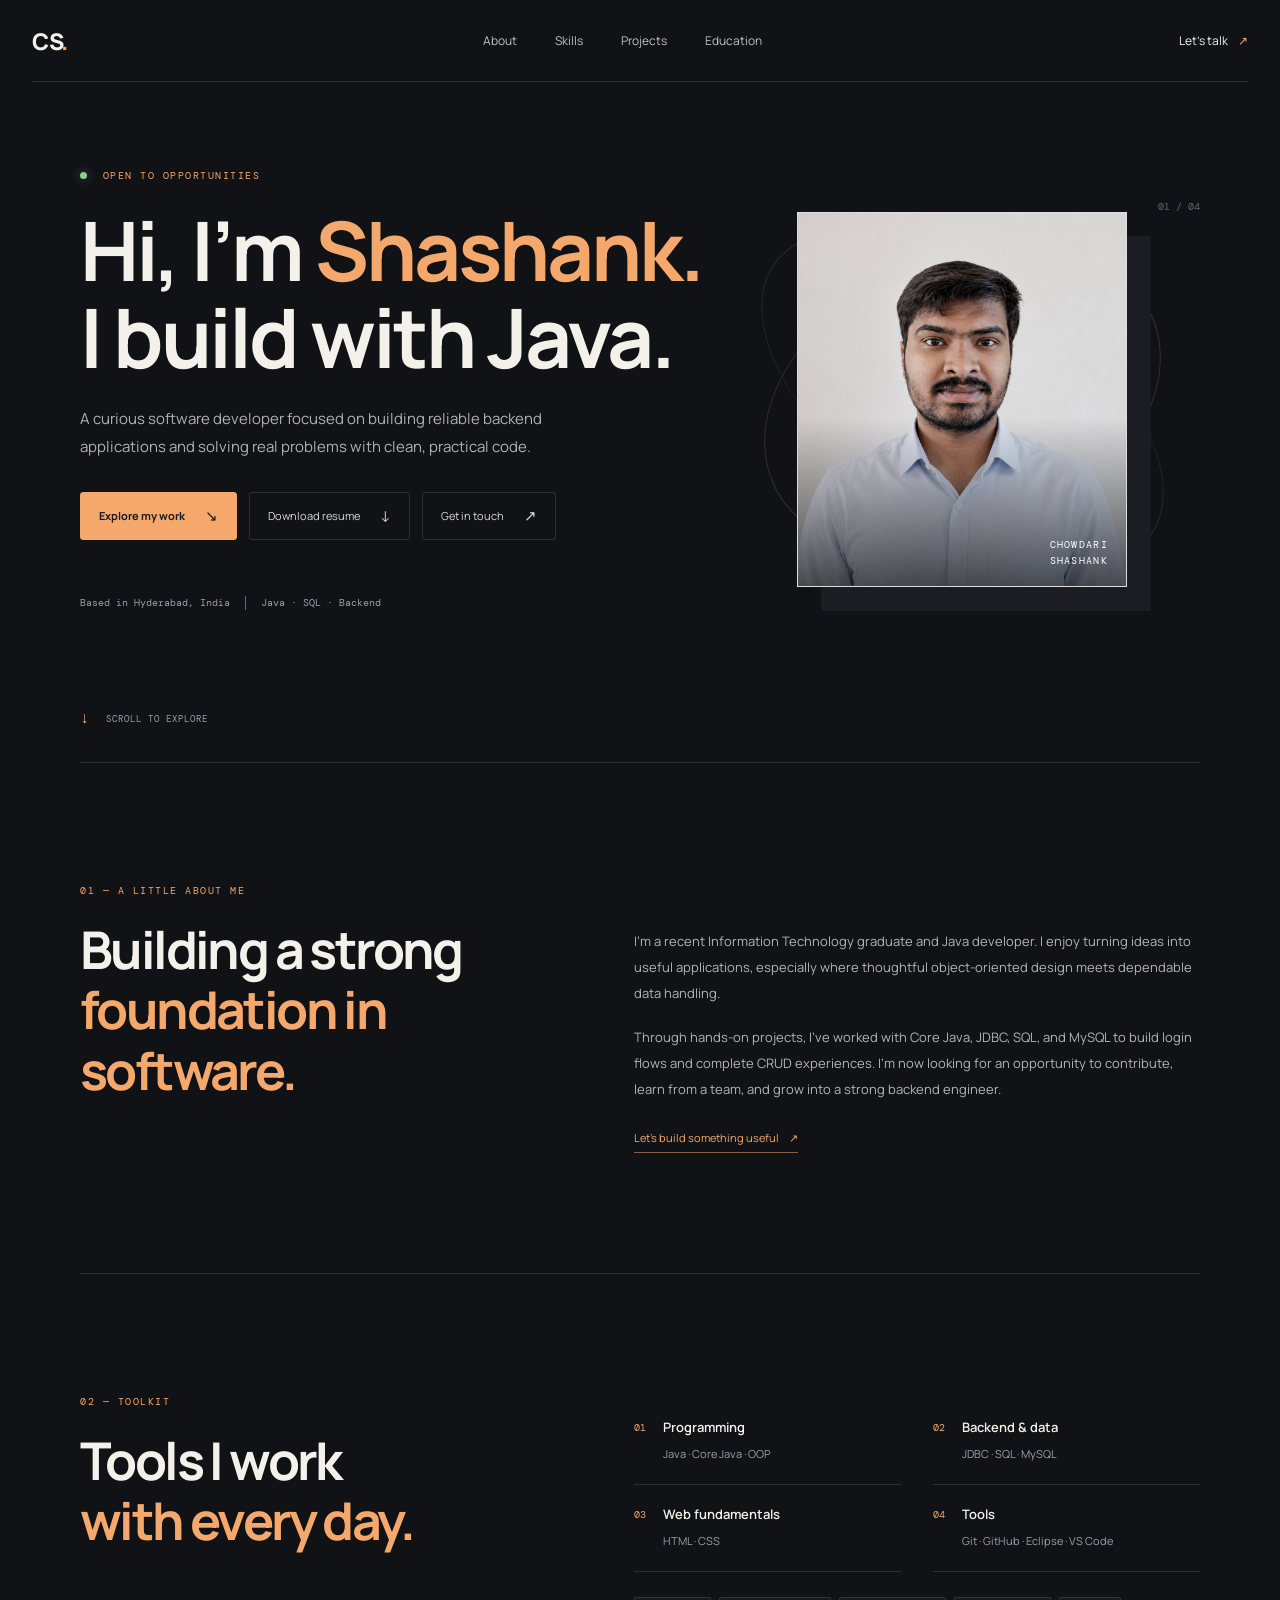
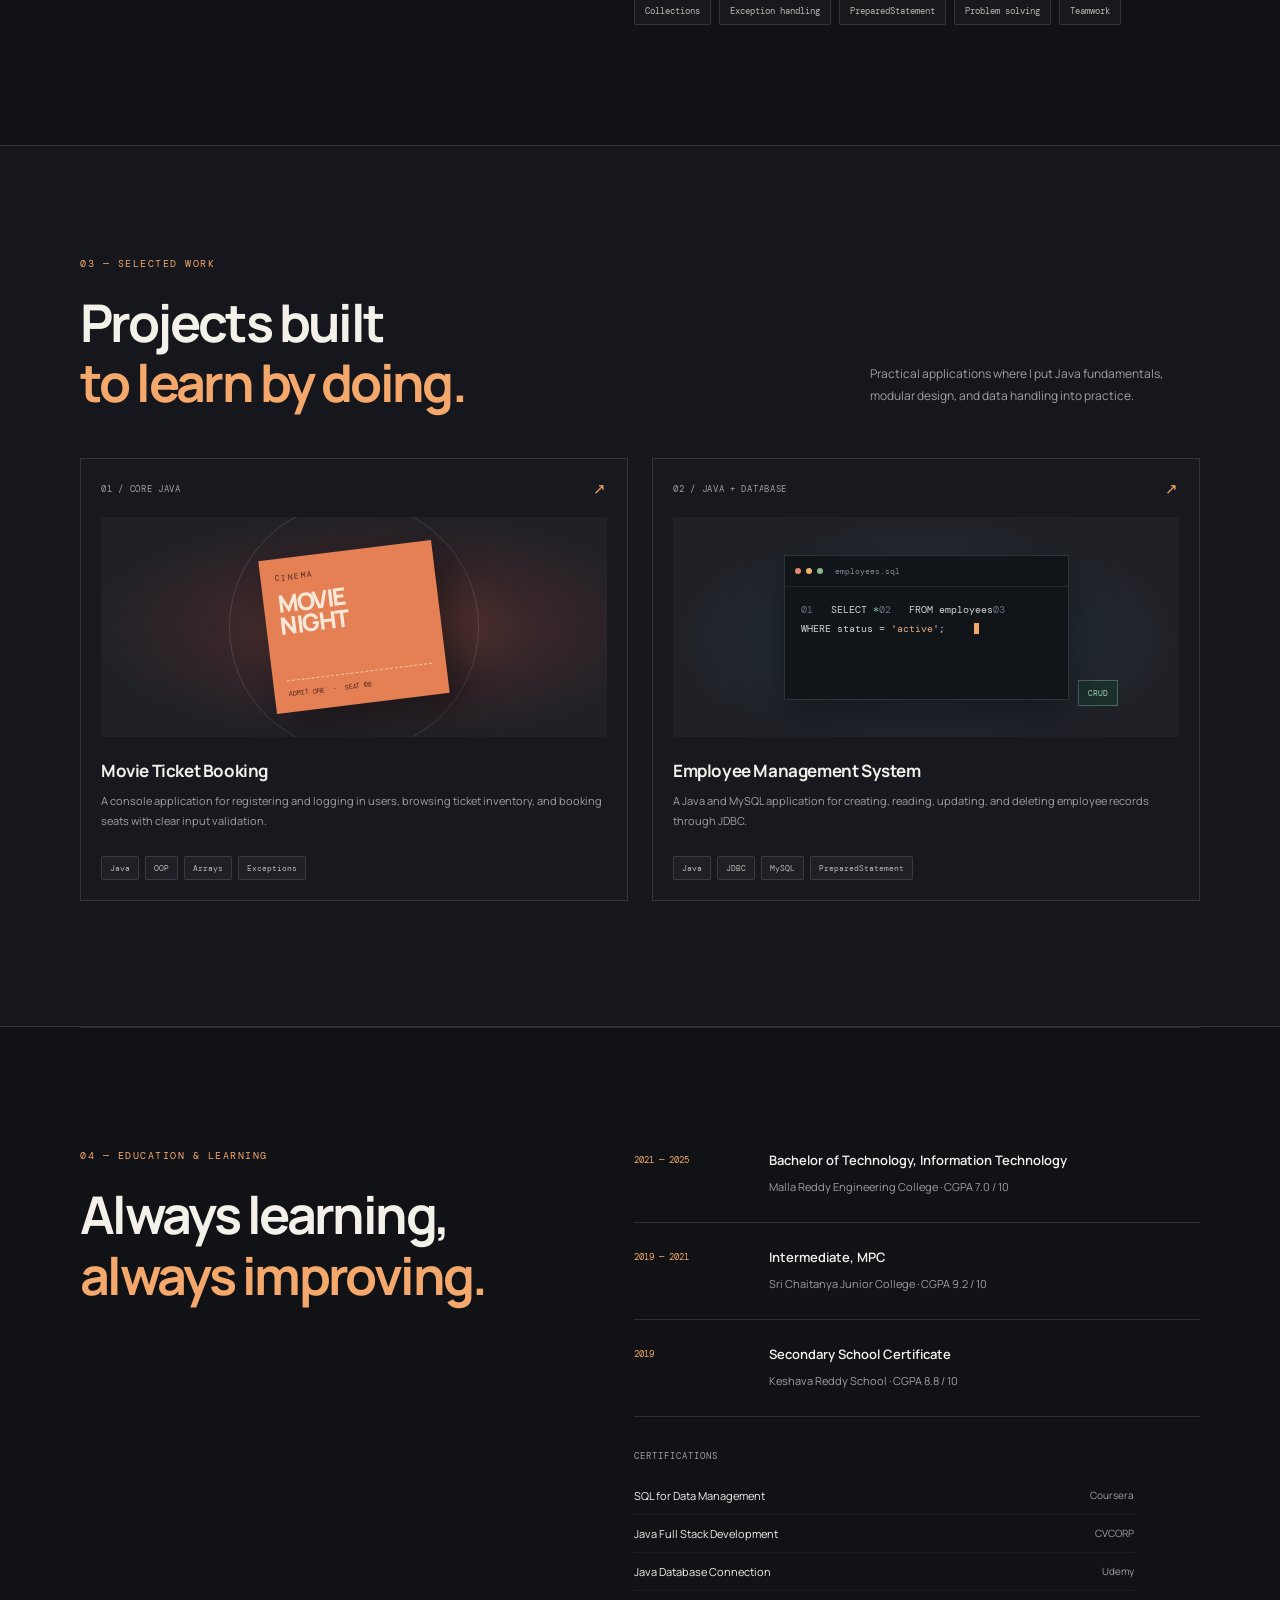
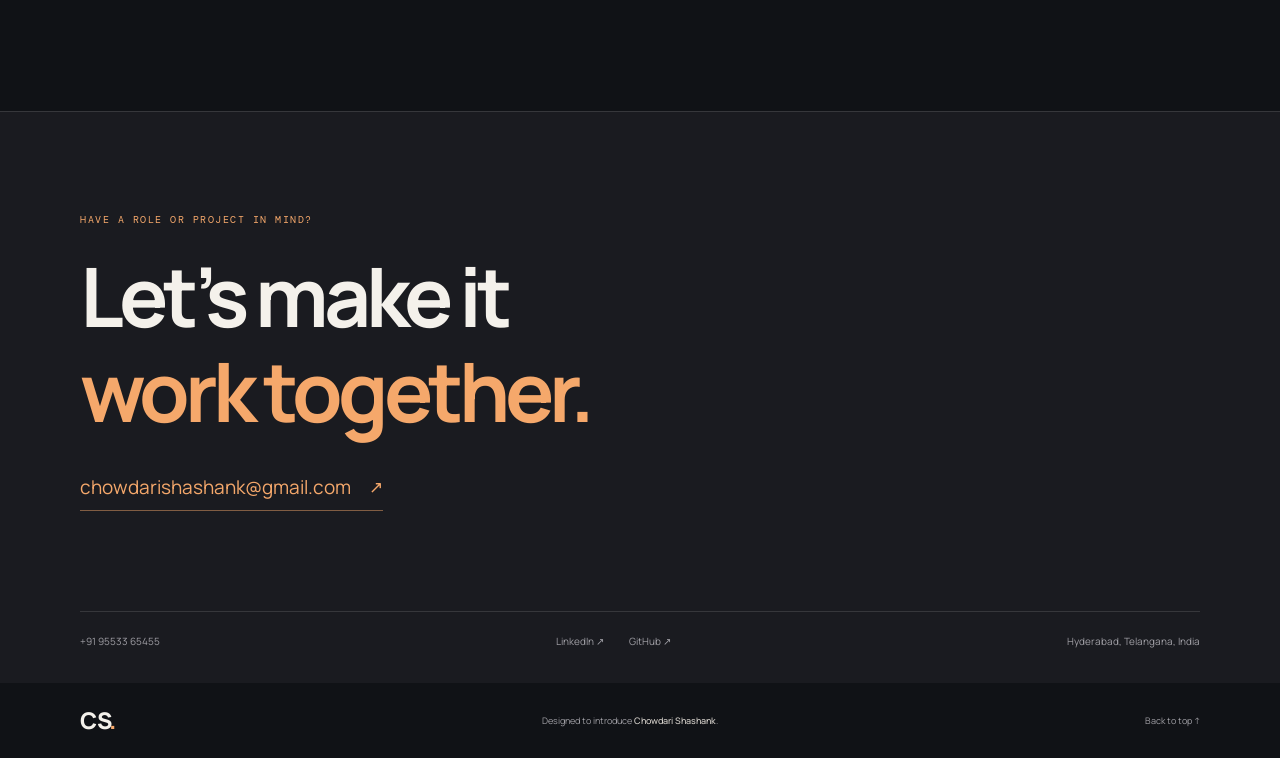
<file: index.html>
<!doctype html>
<html lang="en">
<head>
  <meta charset="UTF-8">
  <meta name="viewport" content="width=device-width, initial-scale=1">
  <meta name="theme-color" content="#101216">
  <meta name="description" content="Portfolio of Chowdari Shashank, a Java developer focused on backend development and database-driven applications.">
  <title>Chowdari Shashank | Java Developer</title>
  <link rel="stylesheet" href="styles.css">
</head>
<body>
  <header class="site-header">
    <a class="brand" href="#home" aria-label="Shashank home">CS<span>.</span></a>
    <nav class="main-nav" aria-label="Main navigation">
      <a href="#about">About</a>
      <a href="#skills">Skills</a>
      <a href="#projects">Projects</a>
      <a href="#education">Education</a>
    </nav>
    <a class="header-contact" href="#contact">Let’s talk <span aria-hidden="true">↗</span></a>
  </header>

  <main>
    <section class="hero section-wrap" id="home">
      <div class="hero-copy">
        <p class="eyebrow"><span class="status-dot"></span> OPEN TO OPPORTUNITIES</p>
        <h1>Hi, I’m <span>Shashank.</span><br>I build with Java.</h1>
        <p class="hero-description">A curious software developer focused on building reliable backend applications and solving real problems with clean, practical code.</p>
        <div class="hero-actions">
          <a class="button button-primary" href="#projects">Explore my work <span aria-hidden="true">↘</span></a>
          <a class="button button-quiet" href="Chowdari_Shashank_Resume_.docx" download>Download resume <span aria-hidden="true">↓</span></a>
          <a class="button button-quiet" href="mailto:chowdarishashank@gmail.com">Get in touch <span aria-hidden="true">↗</span></a>
        </div>
        <div class="hero-meta">
          <span>Based in Hyderabad, India</span>
          <span class="meta-divider"></span>
          <span>Java · SQL · Backend</span>
        </div>
      </div>
      <div class="hero-visual">
        <div class="photo-frame">
          <img src="profile.jpg" alt="Portrait of Chowdari Shashank">
          <span class="photo-label">CHOWDARI<br>SHASHANK</span>
        </div>
        <span class="orbit orbit-one" aria-hidden="true"></span>
        <span class="orbit orbit-two" aria-hidden="true"></span>
        <span class="hero-index" aria-hidden="true">01 / 04</span>
      </div>
      <a class="scroll-cue" href="#about"><span aria-hidden="true">↓</span> SCROLL TO EXPLORE</a>
    </section>

    <section class="content-section section-wrap" id="about">
      <div class="section-heading">
        <p class="eyebrow">01 — A LITTLE ABOUT ME</p>
        <h2>Building a strong<br><span>foundation in software.</span></h2>
      </div>
      <div class="about-copy">
        <p>I’m a recent Information Technology graduate and Java developer. I enjoy turning ideas into useful applications, especially where thoughtful object-oriented design meets dependable data handling.</p>
        <p>Through hands-on projects, I’ve worked with Core Java, JDBC, SQL, and MySQL to build login flows and complete CRUD experiences. I’m now looking for an opportunity to contribute, learn from a team, and grow into a strong backend engineer.</p>
        <a class="text-link" href="mailto:chowdarishashank@gmail.com">Let’s build something useful <span aria-hidden="true">↗</span></a>
      </div>
    </section>

    <section class="content-section skills-section section-wrap" id="skills">
      <div class="section-heading">
        <p class="eyebrow">02 — TOOLKIT</p>
        <h2>Tools I work<br><span>with every day.</span></h2>
      </div>
      <div class="skill-groups">
        <article class="skill-group"><span class="skill-number">01</span><div><h3>Programming</h3><p>Java · Core Java · OOP</p></div></article>
        <article class="skill-group"><span class="skill-number">02</span><div><h3>Backend &amp; data</h3><p>JDBC · SQL · MySQL</p></div></article>
        <article class="skill-group"><span class="skill-number">03</span><div><h3>Web fundamentals</h3><p>HTML · CSS</p></div></article>
        <article class="skill-group"><span class="skill-number">04</span><div><h3>Tools</h3><p>Git · GitHub · Eclipse · VS Code</p></div></article>
        <div class="skill-tags" aria-label="Additional strengths"><span>Collections</span><span>Exception handling</span><span>PreparedStatement</span><span>Problem solving</span><span>Teamwork</span></div>
      </div>
    </section>

    <section class="projects-section" id="projects">
      <div class="section-wrap">
        <div class="projects-intro">
          <div class="section-heading"><p class="eyebrow">03 — SELECTED WORK</p><h2>Projects built<br><span>to learn by doing.</span></h2></div>
          <p>Practical applications where I put Java fundamentals, modular design, and data handling into practice.</p>
        </div>
        <div class="project-grid">
          <article class="project-card">
            <div class="project-topline"><span>01 / CORE JAVA</span><span aria-hidden="true">↗</span></div>
            <div class="project-art ticket-art" aria-hidden="true"><div class="ticket-card"><span class="ticket-mark">CINEMA</span><span class="ticket-title">MOVIE<br>NIGHT</span><span class="ticket-line"></span><span class="ticket-detail">ADMIT ONE&nbsp; · &nbsp;SEAT 08</span></div><span class="art-orbit"></span></div>
            <h3>Movie Ticket Booking</h3>
            <p>A console application for registering and logging in users, browsing ticket inventory, and booking seats with clear input validation.</p>
            <div class="project-tags"><span>Java</span><span>OOP</span><span>Arrays</span><span>Exceptions</span></div>
          </article>
          <article class="project-card">
            <div class="project-topline"><span>02 / JAVA + DATABASE</span><span aria-hidden="true">↗</span></div>
            <div class="project-art database-art" aria-hidden="true"><div class="database-window"><div class="window-dots"><i></i><i></i><i></i><span>employees.sql</span></div><div class="code-lines"><span><b>01</b> SELECT <em>*</em></span><span><b>02</b> FROM employees</span><span><b>03</b> WHERE status = <i>'active'</i>;</span><span class="code-cursor"></span></div></div><span class="db-badge">CRUD</span></div>
            <h3>Employee Management System</h3>
            <p>A Java and MySQL application for creating, reading, updating, and deleting employee records through JDBC.</p>
            <div class="project-tags"><span>Java</span><span>JDBC</span><span>MySQL</span><span>PreparedStatement</span></div>
          </article>
        </div>
      </div>
    </section>

    <section class="content-section education-section section-wrap" id="education">
      <div class="section-heading"><p class="eyebrow">04 — EDUCATION &amp; LEARNING</p><h2>Always learning,<br><span>always improving.</span></h2></div>
      <div class="education-content">
        <article class="education-item"><span class="education-date">2021 — 2025</span><div><h3>Bachelor of Technology, Information Technology</h3><p>Malla Reddy Engineering College · CGPA 7.0 / 10</p></div></article>
        <article class="education-item"><span class="education-date">2019 — 2021</span><div><h3>Intermediate, MPC</h3><p>Sri Chaitanya Junior College · CGPA 9.2 / 10</p></div></article>
        <article class="education-item"><span class="education-date">2019</span><div><h3>Secondary School Certificate</h3><p>Keshava Reddy School · CGPA 8.8 / 10</p></div></article>
        <div class="certifications"><h3>Certifications</h3><p>SQL for Data Management <span>Coursera</span></p><p>Java Full Stack Development <span>CVCORP</span></p><p>Java Database Connection <span>Udemy</span></p></div>
      </div>
    </section>

    <section class="contact-section" id="contact">
      <div class="section-wrap contact-inner">
        <p class="eyebrow">HAVE A ROLE OR PROJECT IN MIND?</p>
        <h2>Let’s make it<br><span>work together.</span></h2>
        <a class="contact-email" href="mailto:chowdarishashank@gmail.com">chowdarishashank@gmail.com <span aria-hidden="true">↗</span></a>
        <div class="contact-bottom">
          <a href="tel:+919553365455">+91 95533 65455</a>
          <div class="social-links"><a href="https://www.linkedin.com/in/shashankchowdari" target="_blank" rel="noreferrer">LinkedIn ↗</a><a href="https://github.com/Shashank9871" target="_blank" rel="noreferrer">GitHub ↗</a></div>
          <span>Hyderabad, Telangana, India</span>
        </div>
      </div>
    </section>
  </main>

  <footer class="site-footer section-wrap">
    <a class="brand" href="#home">CS<span>.</span></a>
    <p>Designed to introduce <strong>Chowdari Shashank</strong>.</p>
    <a href="#home">Back to top ↑</a>
  </footer>
</body>
</html>
</file>
<file: styles.css>
@import url('https://fonts.googleapis.com/css2?family=DM+Mono:wght@400;500&family=Manrope:wght@400;500;600;700;800&display=swap');

:root {
  color-scheme: dark;
  --bg: #101216;
  --surface: #17191f;
  --surface-light: #1e2027;
  --text: #f4f1eb;
  --muted: #a09fa5;
  --faint: #66666f;
  --accent: #f5a86b;
  --line: rgba(255, 255, 255, .12);
  font-family: 'Manrope', Arial, sans-serif;
  font-synthesis: none;
  text-rendering: optimizeLegibility;
  scroll-behavior: smooth;
  background: var(--bg);
}

* { box-sizing: border-box; }
body { margin: 0; color: var(--text); background: var(--bg); }
a { color: inherit; text-decoration: none; }
button, a { -webkit-tap-highlight-color: transparent; }
::selection { color: var(--bg); background: var(--accent); }
.section-wrap { width: min(1120px, calc(100% - 64px)); margin-inline: auto; }

.site-header {
  height: 82px;
  width: min(1280px, calc(100% - 64px));
  margin: auto;
  display: flex;
  align-items: center;
  justify-content: space-between;
  border-bottom: 1px solid var(--line);
}
.brand { font-size: 23px; font-weight: 800; letter-spacing: -1.5px; }
.brand span { color: var(--accent); }
.main-nav { display: flex; align-items: center; gap: 38px; color: #c3c0c0; font-size: 12px; }
.main-nav a, .header-contact, .social-links a, .site-footer a { transition: color .2s ease; }
.main-nav a:hover, .header-contact:hover, .social-links a:hover, .site-footer a:hover { color: var(--accent); }
.header-contact { font-size: 12px; }
.header-contact span { color: var(--accent); margin-left: 8px; }

.hero {
  min-height: 680px;
  position: relative;
  display: grid;
  grid-template-columns: 1.15fr .85fr;
  align-items: center;
  padding-top: 44px;
  padding-bottom: 90px;
}
.hero-copy { position: relative; z-index: 1; padding-bottom: 20px; }
.eyebrow { color: var(--accent); font: 10px/1.5 'DM Mono', monospace; letter-spacing: 1.5px; margin: 0 0 24px; }
.status-dot { display: inline-block; width: 7px; height: 7px; margin-right: 8px; border-radius: 50%; background: #91c995; box-shadow: 0 0 12px #91c99577; }
h1, h2, h3, p { margin-top: 0; }
.hero h1 { font-size: clamp(48px, 6.5vw, 82px); line-height: 1.06; letter-spacing: -3px; margin-bottom: 24px; }
.hero h1 span, .section-heading h2 span, .contact-inner h2 span { color: var(--accent); }
.hero-description { max-width: 470px; color: #b3b0b0; font-size: 15px; line-height: 1.9; margin-bottom: 30px; }
.hero-actions { display: flex; flex-wrap: wrap; align-items: center; gap: 12px; }
.button { min-height: 48px; display: inline-flex; align-items: center; justify-content: center; gap: 20px; padding: 0 18px; border: 1px solid var(--line); border-radius: 3px; font-size: 11px; transition: transform .2s, background .2s, border-color .2s; }
.button:hover { transform: translateY(-2px); border-color: var(--accent); }
.button-primary { color: #17191f; background: var(--accent); border-color: var(--accent); font-weight: 700; }
.button-primary:hover { background: #ffba83; }
.button-quiet { color: #ddd9d4; }
.button span { font-size: 15px; }
.hero-meta { display: flex; align-items: center; gap: 15px; margin-top: 56px; color: var(--muted); font: 10px 'DM Mono', monospace; }
.meta-divider { height: 14px; width: 1px; background: var(--faint); }
.hero-visual { height: 450px; position: relative; display: grid; place-items: center; overflow: hidden; }
.photo-frame { position: relative; z-index: 1; width: min(330px, 78%); height: 375px; overflow: hidden; border: 1px solid #ffffff30; background: #d9d6d1; box-shadow: 24px 24px 0 #1b1d23; }
.photo-frame::after { position: absolute; content: ""; inset: 0; background: linear-gradient(180deg, transparent 55%, #101216b8); }
.photo-frame img { width: 100%; height: 100%; display: block; object-fit: cover; object-position: center 25%; filter: saturate(.75); }
.photo-label { position: absolute; z-index: 1; right: 18px; bottom: 17px; color: white; font: 10px/1.6 'DM Mono', monospace; letter-spacing: 1.3px; text-align: right; }
.orbit { position: absolute; display: block; border: 1px solid #f5a86b31; border-radius: 50%; }
.orbit-one { width: 415px; height: 415px; transform: rotate(-24deg) scaleY(.69); }
.orbit-two { width: 465px; height: 465px; transform: rotate(36deg) scaleY(.52); border-color: #ffffff18; }
.hero-index { position: absolute; top: 26px; right: 0; color: var(--faint); font: 10px 'DM Mono', monospace; }
.scroll-cue { position: absolute; bottom: 34px; left: 0; color: var(--muted); font: 9px 'DM Mono', monospace; letter-spacing: 1px; }
.scroll-cue span { color: var(--accent); font-size: 16px; margin-right: 9px; vertical-align: -1px; }

.content-section { display: grid; grid-template-columns: .9fr 1.1fr; gap: 90px; padding-top: 120px; padding-bottom: 120px; border-top: 1px solid var(--line); }
.section-heading .eyebrow { margin-bottom: 22px; }
.section-heading h2, .contact-inner h2 { font-size: clamp(34px, 4.2vw, 52px); line-height: 1.16; letter-spacing: -2.6px; margin: 0; }
.about-copy { padding-top: 45px; }
.about-copy p { max-width: 590px; color: #b7b4b4; font-size: 13px; line-height: 2; margin-bottom: 18px; }
.text-link { display: inline-block; margin-top: 10px; padding-bottom: 7px; border-bottom: 1px solid #f5a86b85; color: var(--accent); font-size: 11px; }
.text-link span { margin-left: 8px; }
.skills-section { align-items: start; }
.skill-groups { display: grid; grid-template-columns: 1fr 1fr; column-gap: 32px; padding-top: 4px; }
.skill-group { display: flex; gap: 17px; padding: 20px 0; border-bottom: 1px solid var(--line); }
.skill-number { color: var(--accent); font: 10px 'DM Mono', monospace; padding-top: 3px; }
.skill-group h3, .education-item h3, .certifications h3 { margin: 0 0 8px; font-size: 13px; font-weight: 600; }
.skill-group p, .education-item p { margin: 0; color: var(--muted); font-size: 11px; line-height: 1.8; }
.skill-tags { grid-column: 1 / -1; display: flex; flex-wrap: wrap; gap: 8px; padding-top: 25px; }
.skill-tags span, .project-tags span { padding: 7px 10px; color: #bbb7b3; background: #ffffff08; border: 1px solid var(--line); border-radius: 2px; font: 9px 'DM Mono', monospace; }

.projects-section { padding: 110px 0 125px; background: #15171c; border-block: 1px solid var(--line); }
.projects-intro { display: flex; align-items: end; justify-content: space-between; gap: 35px; margin-bottom: 45px; }
.projects-intro > p { max-width: 330px; margin: 0 0 5px; color: var(--muted); font-size: 12px; line-height: 1.9; }
.project-grid { display: grid; grid-template-columns: 1fr 1fr; gap: 24px; }
.project-card { min-width: 0; padding: 20px; background: var(--surface); border: 1px solid var(--line); transition: border-color .2s, transform .2s; }
.project-card:hover { transform: translateY(-4px); border-color: #f5a86b78; }
.project-topline { display: flex; align-items: center; justify-content: space-between; color: var(--muted); font: 9px 'DM Mono', monospace; letter-spacing: .7px; }
.project-topline span:last-child { color: var(--accent); font-size: 15px; }
.project-art { height: 220px; position: relative; display: grid; place-items: center; overflow: hidden; margin: 18px 0 22px; background: #202127; }
.ticket-art { background: radial-gradient(ellipse at 55% 50%, #663a30 0, #352529 42%, #202127 74%); }
.ticket-card { z-index: 1; display: flex; flex-direction: column; width: 174px; height: 154px; padding: 14px; transform: rotate(-7deg); color: #f4e8d9; background: #e57f54; box-shadow: 12px 14px 35px #08090b88; }
.ticket-mark { color: #4b2821; font: 8px 'DM Mono', monospace; letter-spacing: 1.5px; }
.ticket-title { margin-top: 10px; font-size: 24px; font-weight: 800; line-height: .92; letter-spacing: -1.5px; }
.ticket-line { width: 100%; margin-top: auto; border-top: 1px dashed #f6c7a2; }
.ticket-detail { padding-top: 8px; color: #542b23; font: 7px 'DM Mono', monospace; }
.art-orbit { position: absolute; width: 250px; height: 250px; border: 1px solid #ffffff20; border-radius: 50%; }
.database-art { background: radial-gradient(ellipse at 50% 55%, #263743, #202127 70%); }
.database-window { z-index: 1; width: min(285px, 84%); height: 145px; background: #11151a; border: 1px solid #ffffff20; box-shadow: 0 15px 35px #090b0e8a; }
.window-dots { height: 31px; display: flex; align-items: center; gap: 5px; padding: 0 10px; border-bottom: 1px solid #ffffff13; }
.window-dots i { width: 6px; height: 6px; border-radius: 50%; background: #e48973; }
.window-dots i:nth-child(2) { background: #e9b36b; }
.window-dots i:nth-child(3) { background: #86b98b; }
.window-dots span { margin-left: 7px; color: #818993; font: 8px 'DM Mono', monospace; }
.code-lines { padding: 13px 16px; color: #d0d3d5; font: 10px/1.9 'DM Mono', monospace; }
.code-lines b { margin-right: 12px; color: #65707c; font-weight: 400; }
.code-lines em { color: #82c5ad; font-style: normal; }
.code-lines i { color: #dda77c; font-style: normal; }
.code-cursor { display: inline-block; width: 5px; height: 11px; margin-left: 29px; background: var(--accent); vertical-align: -2px; }
.db-badge { position: absolute; right: 12%; bottom: 14%; padding: 7px 9px; color: #a9d7c4; border: 1px solid #a9d7c455; background: #1c302c; font: 8px 'DM Mono', monospace; }
.project-card h3 { margin: 0 0 9px; font-size: 17px; letter-spacing: -.4px; }
.project-card > p { min-height: 48px; margin: 0 0 17px; color: var(--muted); font-size: 11px; line-height: 1.8; }
.project-tags { display: flex; flex-wrap: wrap; gap: 6px; }
.project-tags span { padding: 6px 8px; font-size: 8px; }

.education-content { padding-top: 3px; }
.education-item { display: grid; grid-template-columns: 115px 1fr; gap: 20px; padding: 0 0 25px; margin-bottom: 25px; border-bottom: 1px solid var(--line); }
.education-date { color: var(--accent); font: 9px 'DM Mono', monospace; padding-top: 3px; }
.certifications { padding-top: 8px; }
.certifications h3 { margin-bottom: 15px; color: var(--muted); font: 9px 'DM Mono', monospace; letter-spacing: 1px; text-transform: uppercase; }
.certifications p { display: flex; justify-content: space-between; gap: 20px; max-width: 500px; padding: 11px 0; margin: 0; border-bottom: 1px solid #ffffff0d; font-size: 11px; }
.certifications p span { color: var(--muted); font-size: 10px; }

.contact-section { padding: 100px 0 35px; background: #1a1b20; border-top: 1px solid var(--line); }
.contact-inner > .eyebrow { margin-bottom: 22px; }
.contact-inner h2 { font-size: clamp(48px, 7vw, 82px); letter-spacing: -5px; }
.contact-email { display: inline-flex; align-items: center; gap: 18px; margin-top: 35px; padding-bottom: 10px; border-bottom: 1px solid #f5a86b78; color: var(--accent); font-size: clamp(14px, 2vw, 19px); }
.contact-email span { font-size: 17px; }
.contact-bottom { display: flex; justify-content: space-between; gap: 20px; margin-top: 100px; padding-top: 22px; border-top: 1px solid var(--line); color: var(--muted); font-size: 10px; }
.social-links { display: flex; gap: 25px; }
.site-footer { min-height: 75px; display: flex; align-items: center; justify-content: space-between; color: var(--muted); }
.site-footer .brand { color: var(--text); }
.site-footer p, .site-footer a:not(.brand) { margin: 0; font-size: 9px; }
.site-footer strong { color: #d7d2cc; font-weight: 500; }

@media (max-width: 800px) {
  .section-wrap, .site-header { width: min(100% - 40px, 620px); }
  .site-header { height: 70px; }
  .main-nav { gap: 18px; }
  .hero { min-height: auto; grid-template-columns: 1fr .78fr; gap: 12px; padding-top: 90px; padding-bottom: 100px; }
  .hero h1 { font-size: clamp(45px, 8vw, 68px); letter-spacing: -2.5px; }
  .hero-visual { height: 350px; }
  .photo-frame { height: 300px; }
  .orbit-one { width: 340px; height: 340px; }
  .orbit-two { width: 380px; height: 380px; }
  .content-section { gap: 45px; padding-top: 85px; padding-bottom: 85px; }
  .projects-section { padding: 85px 0; }
}

@media (max-width: 600px) {
  .section-wrap, .site-header { width: calc(100% - 36px); }
  .site-header { height: 65px; }
  .main-nav { gap: 13px; font-size: 10px; }
  .main-nav a:nth-child(2), .main-nav a:nth-child(4) { display: none; }
  .header-contact { font-size: 10px; }
  .hero { display: flex; flex-direction: column; align-items: stretch; gap: 32px; padding-top: 66px; padding-bottom: 80px; }
  .hero-copy { padding: 0; }
  .hero h1 { font-size: clamp(48px, 13vw, 70px); letter-spacing: -2.5px; }
  .hero-description { font-size: 13px; }
  .hero-meta { margin-top: 30px; font-size: 8px; gap: 10px; }
  .hero-visual { height: 340px; }
  .photo-frame { width: 245px; height: 300px; }
  .orbit-one { width: 340px; height: 340px; }
  .orbit-two { width: 380px; height: 380px; }
  .hero-index { top: 0; right: 12px; }
  .scroll-cue { bottom: 28px; }
  .content-section { display: block; padding-top: 72px; padding-bottom: 72px; }
  .section-heading h2 { font-size: 39px; }
  .about-copy { padding-top: 30px; }
  .about-copy p { font-size: 12px; }
  .skill-groups { margin-top: 28px; column-gap: 15px; }
  .skill-group { gap: 10px; }
  .skill-group p { font-size: 9px; }
  .skill-tags { gap: 6px; }
  .skill-tags span { padding: 7px; font-size: 8px; }
  .projects-section { padding: 72px 0; }
  .projects-intro { display: block; margin-bottom: 28px; }
  .projects-intro > p { margin-top: 20px; }
  .project-grid { grid-template-columns: 1fr; gap: 16px; }
  .project-card { padding: 15px; }
  .project-art { height: 195px; }
  .education-item { grid-template-columns: 88px 1fr; gap: 12px; }
  .education-item h3 { font-size: 11px; line-height: 1.6; }
  .education-item p { font-size: 9px; }
  .certifications p { font-size: 10px; }
  .contact-section { padding-top: 72px; }
  .contact-inner h2 { font-size: 55px; letter-spacing: -3.5px; }
  .contact-email { font-size: 13px; }
  .contact-bottom { flex-wrap: wrap; margin-top: 70px; font-size: 9px; }
  .social-links { order: 3; width: 100%; }
  .site-footer { min-height: 68px; }
  .site-footer p { display: none; }
}

@media (prefers-reduced-motion: reduce) {
  *, *::before, *::after { scroll-behavior: auto !important; transition-duration: .01ms !important; }
}
</file>
